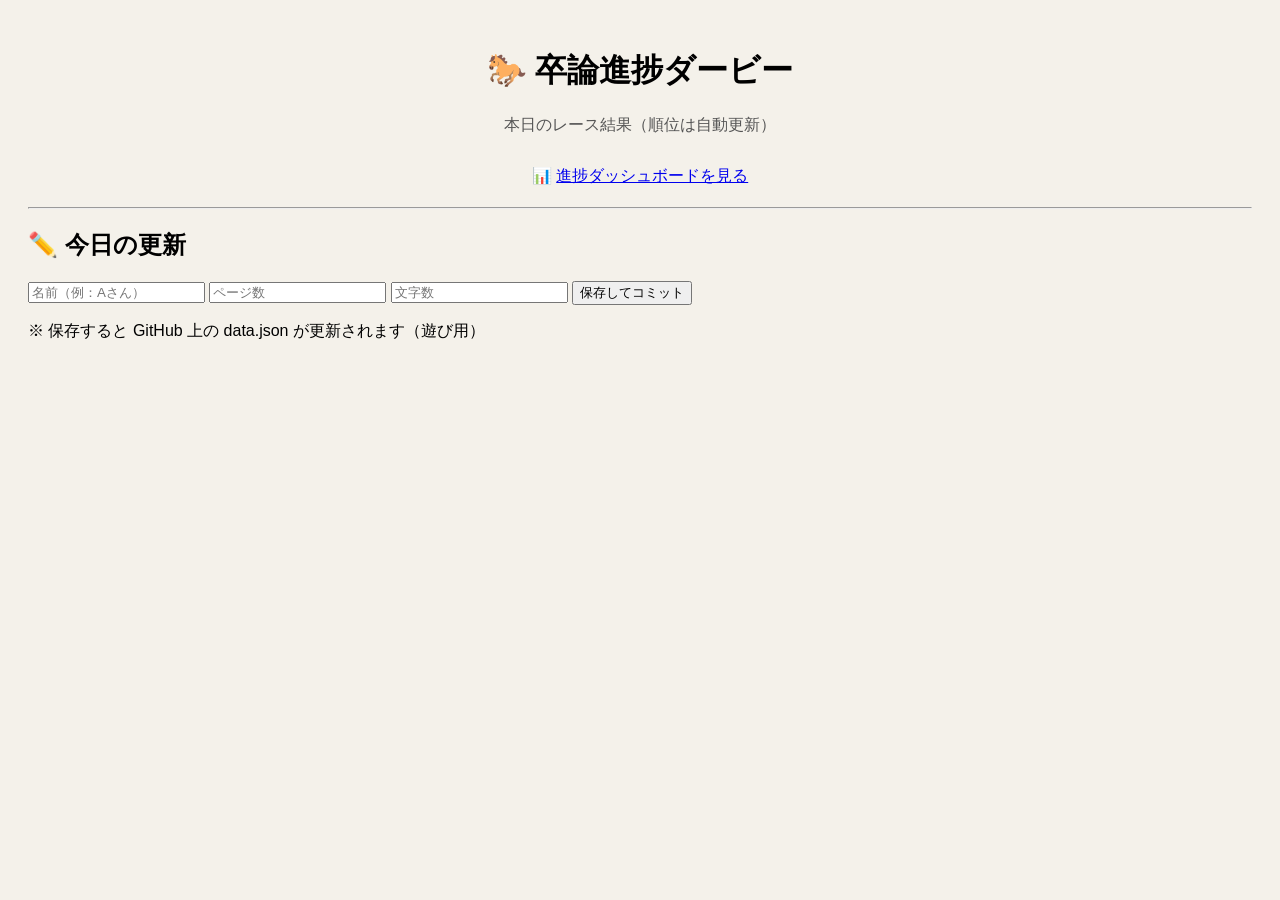
<file: index.html>
<!DOCTYPE html>
<html lang="ja">
<head>
  <meta charset="UTF-8">
  <title>🐎 卒論進捗ダービー</title>
  <link rel="stylesheet" href="style.css">
</head>
<body>

  <h1>🐎 卒論進捗ダービー</h1>
  <p class="subtitle">本日のレース結果（順位は自動更新）</p>

  <!-- レース表示 -->
  <div id="race"></div>

  <!-- ▼▼▼ ここが④：ダッシュボードへの入り口 ▼▼▼ -->
  <p style="text-align:center; margin: 20px 0;">
    📊 <a href="dashboard.html">進捗ダッシュボードを見る</a>
  </p>
  <!-- ▲▲▲ ここまで ▲▲▲ -->

  <hr>

  <h2>✏️ 今日の更新</h2>

  <div class="form">
    <input id="name" placeholder="名前（例：Aさん）">
    <input id="pages" type="number" placeholder="ページ数">
    <input id="chars" type="number" placeholder="文字数">
    <button onclick="save()">保存してコミット</button>
  </div>

  <p class="note">
    ※ 保存すると GitHub 上の data.json が更新されます（遊び用）
  </p>

  <script src="script.js"></script>
</body>
</html>
</file>
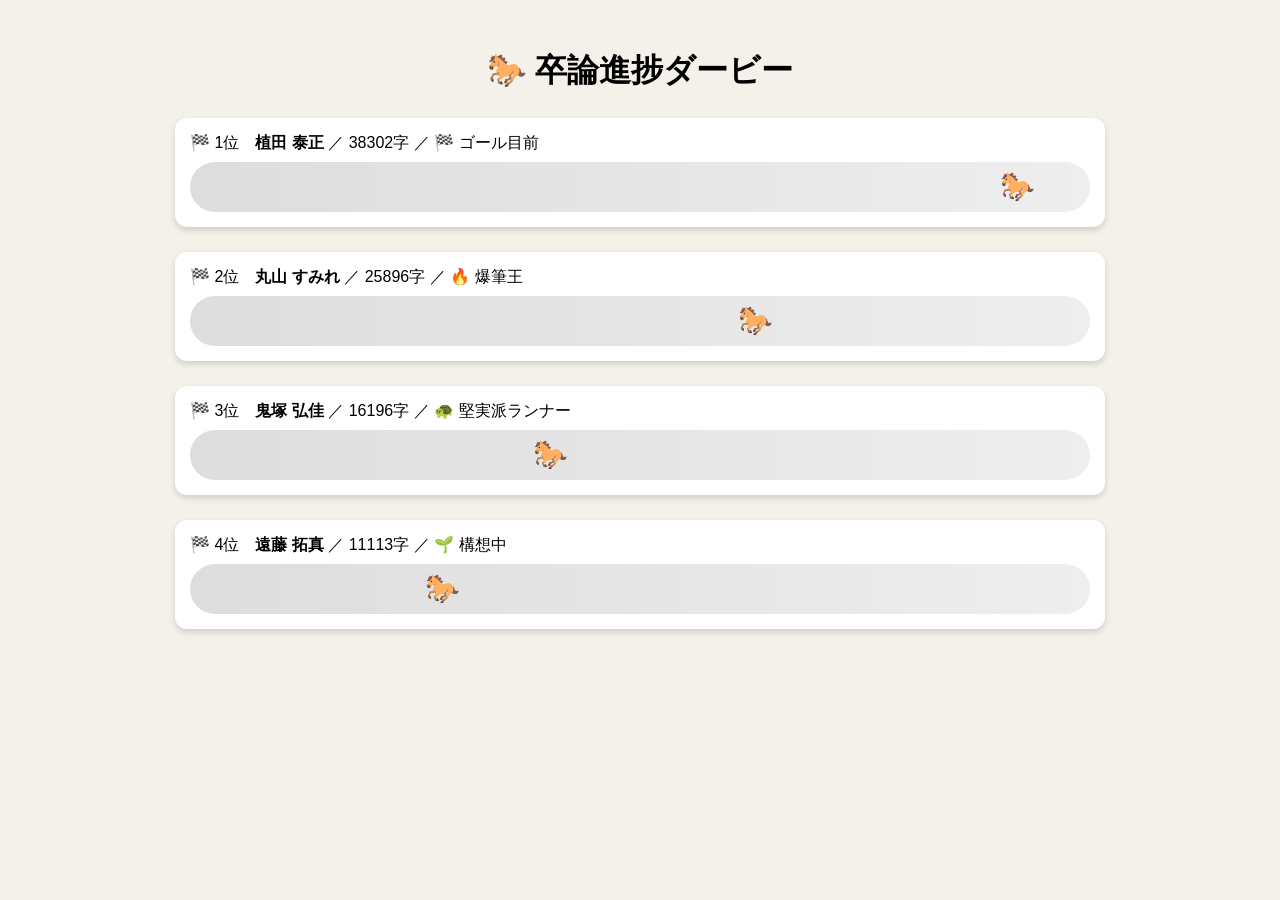
<file: derby.html>
<!DOCTYPE html>
<html lang="ja">
<head>
<meta charset="UTF-8">
<title>🐎 卒論進捗ダービー（アニメーション）</title>

<style>
body {
  font-family: "Yu Gothic", sans-serif;
  background: #f4f1ea;
  padding: 20px;
}

h1 {
  text-align: center;
}

.lane {
  background: #fff;
  margin: 25px auto;
  padding: 15px;
  max-width: 900px;
  border-radius: 12px;
  box-shadow: 0 3px 6px rgba(0,0,0,0.15);
}

.info {
  margin-bottom: 8px;
}

.track {
  position: relative;
  height: 50px;
  background: linear-gradient(to right, #ddd, #eee);
  border-radius: 25px;
  overflow: hidden;
}

.horse {
  position: absolute;
  left: 0;
  top: 8px;
  font-size: 28px;
  transition: left 2s cubic-bezier(.4,1.4,.6,1);
}
</style>
</head>

<body>

<h1>🐎 卒論進捗ダービー</h1>

<div id="race"></div>

<script>
fetch("data.json")
  .then(res => res.json())
  .then(data => startRace(data));

function startRace(records) {

  // 最新日だけ使う
  const latestDate = records
    .map(r => r.date)
    .sort()
    .pop();

  const racers = records
    .filter(r => r.date === latestDate)
    .sort((a,b) => b.chars - a.chars);

  const maxChars = Math.max(...racers.map(r => r.chars));
  const race = document.getElementById("race");
  race.innerHTML = "";

  racers.forEach((r, i) => {

    const lane = document.createElement("div");
    lane.className = "lane";

    lane.innerHTML = `
      <div class="info">
        🏁 ${i+1}位　<strong>${r.name}</strong>
        ／ ${r.chars}字 ／ ${titleByChars(r.chars)}
      </div>
      <div class="track">
        <div class="horse">🐎</div>
      </div>
    `;

    race.appendChild(lane);

    // 一度 left=0 で描画 → 少し待ってから移動
    const horse = lane.querySelector(".horse");
    const progress = Math.min(90, (r.chars / maxChars) * 90);

    setTimeout(() => {
      horse.style.left = progress + "%";
    }, 200);
  });
}

function titleByChars(chars) {
  if (chars >= 30000) return "🏁 ゴール目前";
  if (chars >= 20000) return "🔥 爆筆王";
  if (chars >= 12000) return "🐢 堅実派ランナー";
  return "🌱 構想中";
}
</script>

</body>
</html>
</file>
<file: style.css>
body {
  font-family: "Yu Gothic", sans-serif;
  background: #f4f1ea;
  padding: 20px;
}

h1 {
  text-align: center;
}

.subtitle {
  text-align: center;
  color: #555;
  margin-bottom: 30px;
}

/* 1人分のレーン */
.lane {
  background: #fff;
  margin: 20px auto;
  padding: 15px;
  width: 90%;
  max-width: 900px;
  border-radius: 12px;
  box-shadow: 0 2px 6px rgba(0,0,0,0.15);
}

.info {
  margin-bottom: 10px;
}

.rank {
  font-weight: bold;
  font-size: 18px;
}

.track {
  position: relative;
  height: 50px;
  background: linear-gradient(to right, #eee, #ddd);
  border-radius: 25px;
  overflow: hidden;
}

/* 馬 */
.horse {
  position: absolute;
  left: 0;
  top: 8px;
  font-size: 28px;
  transition: left 1.5s ease-out;
}
</file>
